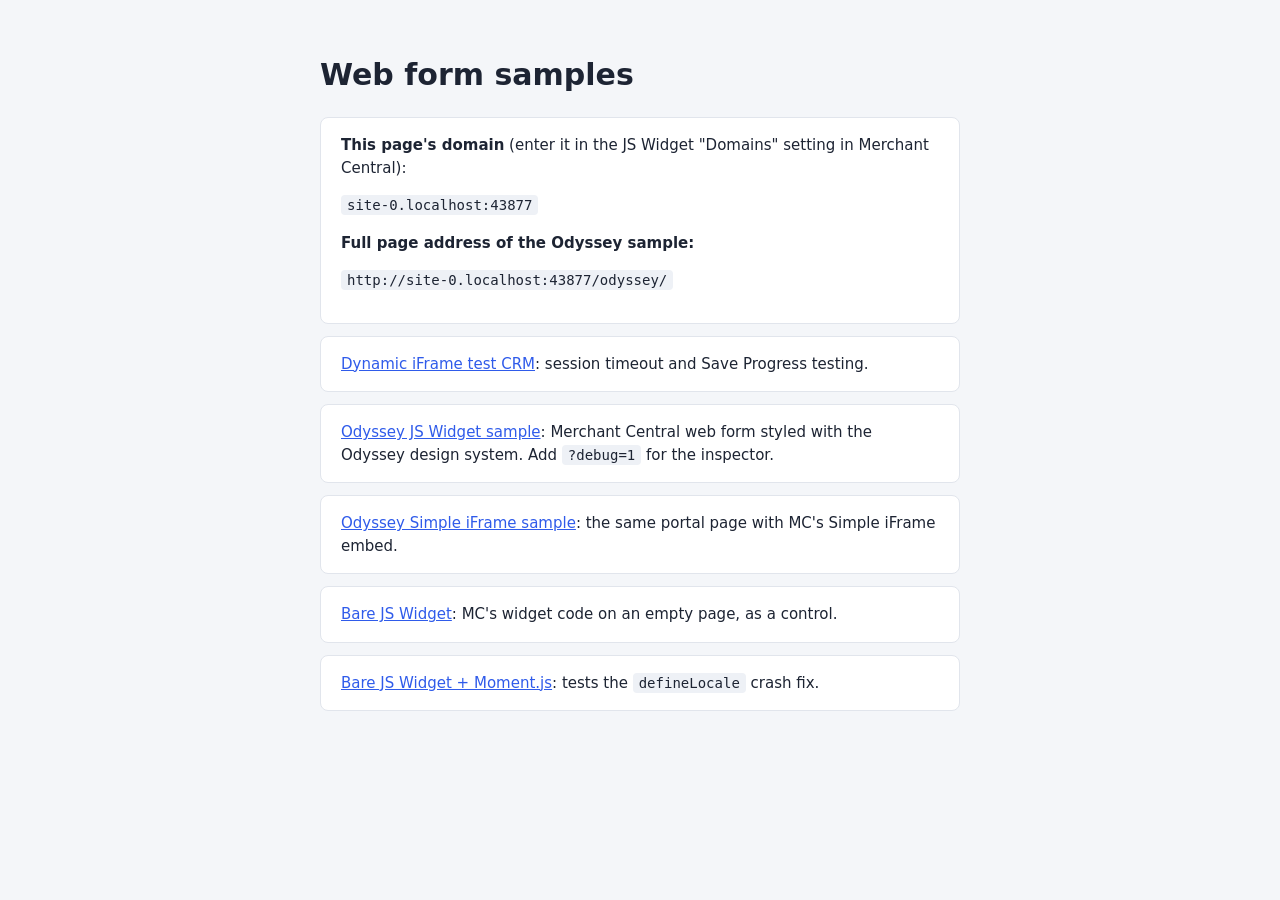
<file: index.html>
<!doctype html>
<html lang="en">
<head>
<meta charset="utf-8">
<meta name="viewport" content="width=device-width, initial-scale=1">
<title>Web form samples</title>
<style>
    body { margin: 0; padding: 32px 16px; font: 15px/1.5 system-ui, sans-serif; background: #f4f6f9; color: #1d2433; }
    main { max-width: 640px; margin: 0 auto; }
    .card { background: #fff; border: 1px solid #e1e5ec; border-radius: 8px; padding: 16px 20px; margin-bottom: 12px; }
    code { background: #eef1f6; padding: 2px 6px; border-radius: 4px; font-size: 14px; word-break: break-all; }
    a { color: #2f5bea; }
</style>
</head>
<body>
<main>
    <h1>Web form samples</h1>
    <div class="card">
        <b>This page's domain</b> (enter it in the JS Widget "Domains" setting in Merchant Central):
        <p><code id="host"></code></p>
        <b>Full page address of the Odyssey sample:</b>
        <p><code id="sample"></code></p>
    </div>
    <div class="card"><a href="harness/">Dynamic iFrame test CRM</a>: session timeout and Save Progress testing.</div>
    <div class="card"><a href="odyssey/">Odyssey JS Widget sample</a>: Merchant Central web form styled with the Odyssey design system. Add <code>?debug=1</code> for the inspector.</div>
    <div class="card"><a href="odyssey/iframe.html">Odyssey Simple iFrame sample</a>: the same portal page with MC's Simple iFrame embed.</div>
    <div class="card"><a href="odyssey/bare.html">Bare JS Widget</a>: MC's widget code on an empty page, as a control.</div>
    <div class="card"><a href="odyssey/bare-moment.html">Bare JS Widget + Moment.js</a>: tests the <code>defineLocale</code> crash fix.</div>
</main>
<script>
    document.getElementById('host').textContent = location.host;
    document.getElementById('sample').textContent = location.origin + '/odyssey/';
</script>
</body>
</html>
</file>
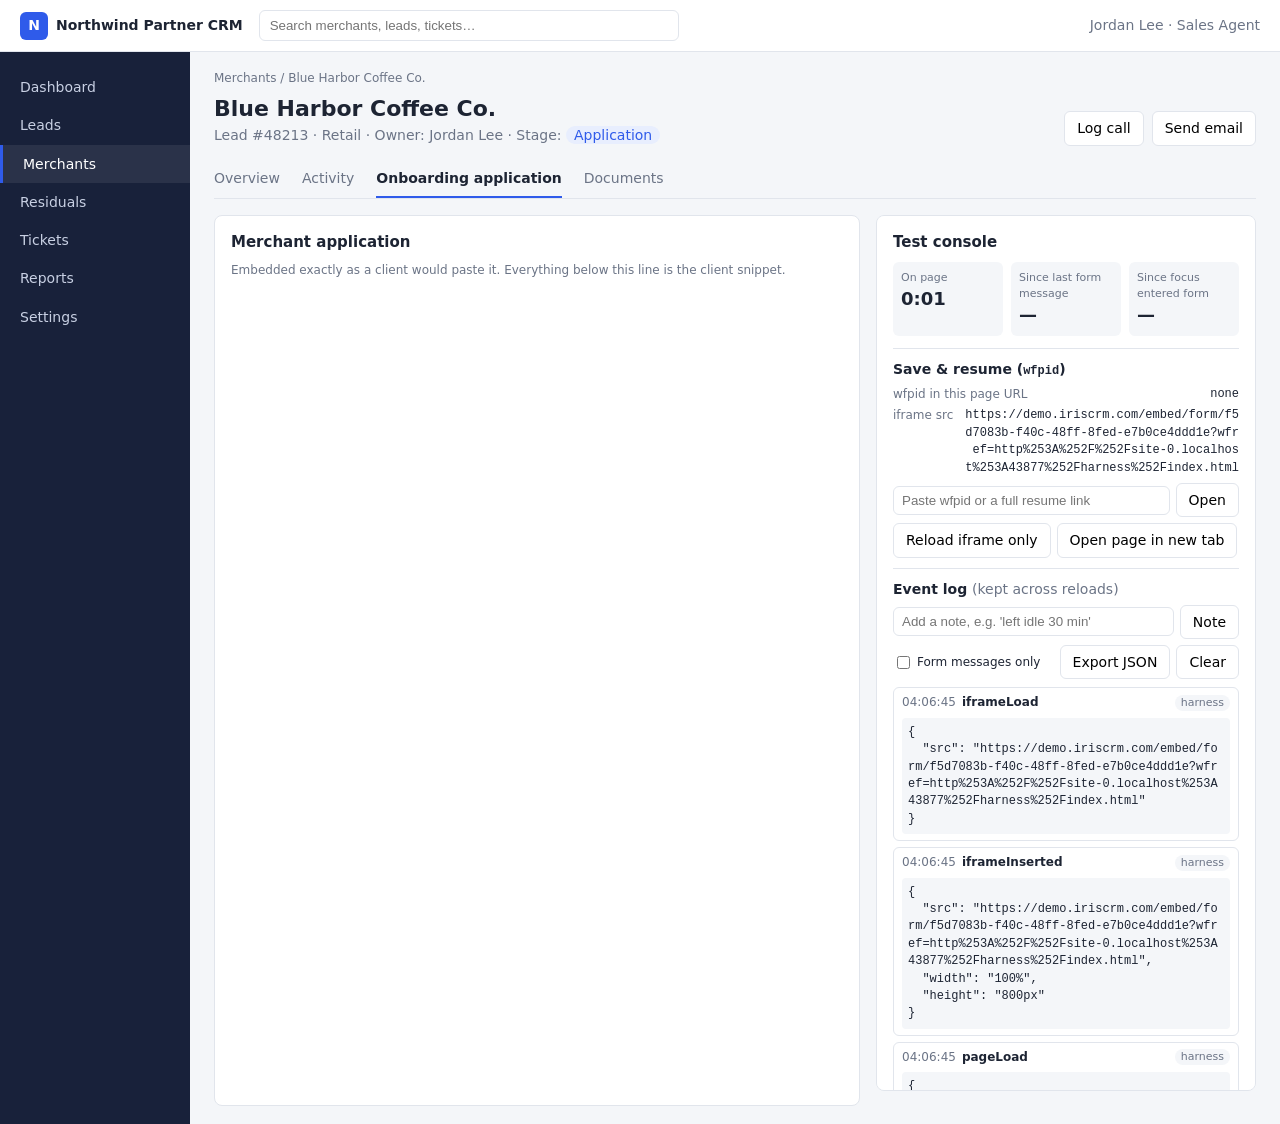
<file: harness/index.html>
<!doctype html>
<html lang="en">
<head>
<meta charset="utf-8">
<meta name="viewport" content="width=device-width, initial-scale=1">
<title>Northwind Partner CRM</title>
<link rel="stylesheet" href="crm.css">
<!-- Test observer: must load before the embed snippet. Not part of what a client would paste. -->
<script src="observer.js"></script>
</head>
<body>
<header class="topbar">
    <div class="brand"><span class="logo">N</span> Northwind Partner CRM</div>
    <input class="search" type="search" placeholder="Search merchants, leads, tickets…">
    <div class="user">Jordan Lee · Sales Agent</div>
</header>

<div class="shell">
    <nav class="sidebar">
        <a>Dashboard</a>
        <a>Leads</a>
        <a class="active">Merchants</a>
        <a>Residuals</a>
        <a>Tickets</a>
        <a>Reports</a>
        <a>Settings</a>
    </nav>

    <main class="content">
        <div class="crumbs">Merchants / Blue Harbor Coffee Co.</div>
        <div class="record-head">
            <div>
                <h1>Blue Harbor Coffee Co.</h1>
                <div class="meta">Lead #48213 · Retail · Owner: Jordan Lee · Stage: <span class="pill">Application</span></div>
            </div>
            <div class="actions"><button type="button">Log call</button><button type="button">Send email</button></div>
        </div>

        <div class="tabs">
            <span>Overview</span><span>Activity</span><span class="active">Onboarding application</span><span>Documents</span>
        </div>

        <div class="grid">
            <section class="card embed-card">
                <h2>Merchant application</h2>
                <p class="hint">Embedded exactly as a client would paste it. Everything below this line is the client snippet.</p>

                <!-- ===== BEGIN CLIENT EMBED SNIPPET (verbatim) ===== -->
                <script>
                    const events = {
                        onLoaded: ({ initialValues }) => console.log('onLoaded', { initialValues }),
                        beforeSubmit: (values, { form }) => console.log('beforeSubmit', { values, form }),
                        onSubmitted: (values, { form }) => console.log('onSubmitted', { values, form }),
                        onSubmitFailed: (msg, { values, form }) => console.log('onSubmitFailed', { msg, values, form }),
                        onESignFailed: (msg, { eSignType }) => console.log('onESignFailed', { msg, eSignType }),
                        onFormFinished: (values, { form, hasESign }) => console.log('onFormFinished', { values, form, hasESign })
                    };

                    (function (w,d,f,cf,et) {
                        const i = d.createElement('iframe'); cf.src = f; const p = new URLSearchParams(window.location.search).get("wfpid");
                        const su = new URL(cf.src); if (p) { su.searchParams.set("wfpid", p); }
                        su.searchParams.set("wfref", encodeURIComponent(window.location.href)); cf.src = su.toString()
                        Object.keys(cf).forEach(key => { i[key] = cf[key]; }); d.currentScript.parentNode.insertBefore(i, d.currentScript);
                        w.addEventListener('message', e => e.origin === (new URL(f)).origin && et[e.data.type]?.(...e.data.args));
                    }(window, document, 'https://demo.iriscrm.com/embed/form/f5d7083b-f40c-48ff-8fed-e7b0ce4ddd1e', { width: '100%', height: '800px' }, events));
                </script>
                <!-- ===== END CLIENT EMBED SNIPPET ===== -->
            </section>

            <aside class="card panel">
                <h2>Test console</h2>

                <div class="stats">
                    <div><label>On page</label><b id="t-page">0:00</b></div>
                    <div><label>Since last form message</label><b id="t-msg">—</b></div>
                    <div><label>Since focus entered form</label><b id="t-focus">—</b></div>
                </div>

                <div class="block">
                    <label>Save &amp; resume (<code>wfpid</code>)</label>
                    <div class="kv"><span>wfpid in this page URL</span><code id="cur-wfpid">none</code></div>
                    <div class="kv"><span>iframe src</span><code id="iframe-src" class="wrap">—</code></div>
                    <div class="row">
                        <input id="wfpid-input" placeholder="Paste wfpid or a full resume link">
                        <button type="button" id="wfpid-go">Open</button>
                    </div>
                    <div class="row">
                        <button type="button" id="reload-frame">Reload iframe only</button>
                        <button type="button" id="new-tab">Open page in new tab</button>
                    </div>
                </div>

                <div class="block">
                    <label>Event log <span class="muted">(kept across reloads)</span></label>
                    <div class="row">
                        <input id="note-input" placeholder="Add a note, e.g. 'left idle 30 min'">
                        <button type="button" id="note-add">Note</button>
                    </div>
                    <div class="row">
                        <label class="check"><input type="checkbox" id="only-form"> Form messages only</label>
                        <button type="button" id="export">Export JSON</button>
                        <button type="button" id="clear">Clear</button>
                    </div>
                    <ol id="log" class="log"></ol>
                </div>
            </aside>
        </div>
    </main>
</div>

<script src="console.js"></script>
</body>
</html>
</file>
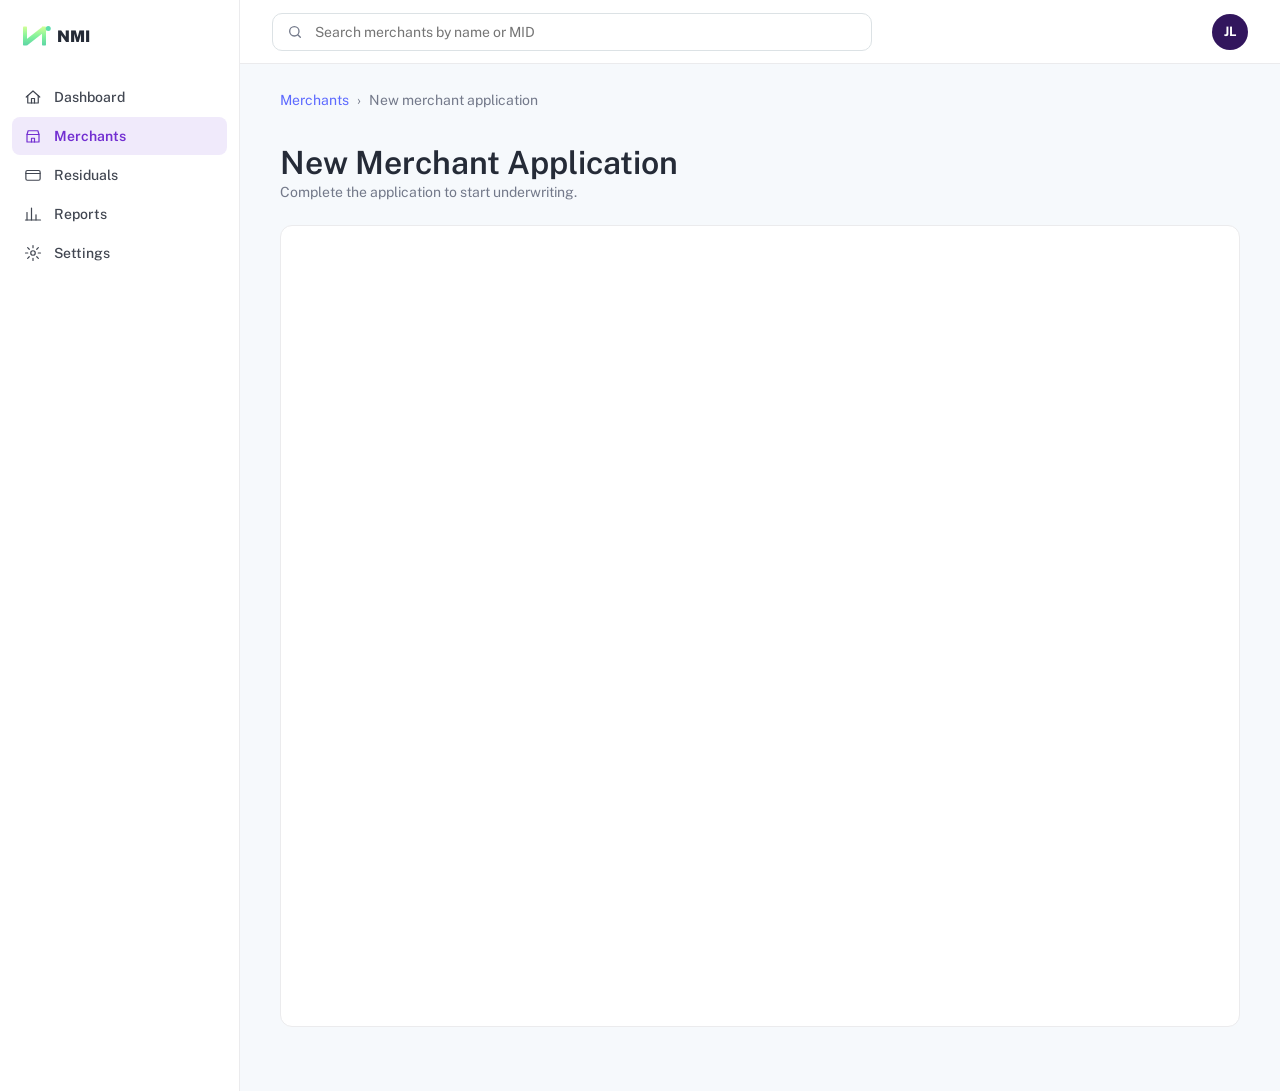
<file: odyssey/iframe.html>
<!doctype html>
<html lang="en">
<head>
<meta charset="utf-8">
<meta name="viewport" content="width=device-width, initial-scale=1">
<title>New Merchant Application (iFrame)</title>
<link rel="stylesheet" href="odyssey-tokens.css">
<link rel="stylesheet" href="portal.css">
</head>
<body>
<div class="portal-app">
<aside class="portal-sidebar">
    <div class="portal-side-logo">
        <!-- NMI logo from the Odyssey product UI kit -->
        <svg viewBox="0 0 166 56" aria-label="NMI">
            <defs>
                <linearGradient id="nmiSideGrad" x1="0" x2="0" y1="0" y2="1">
                    <stop offset="0%" stop-color="#D2FF97"/>
                    <stop offset="50%" stop-color="#85F39B"/>
                    <stop offset="100%" stop-color="#5CD5A5"/>
                </linearGradient>
            </defs>
            <rect x="6" y="9" width="8" height="38" rx="1.5" fill="url(#nmiSideGrad)"/>
            <rect x="44" y="9" width="8" height="38" rx="1.5" fill="url(#nmiSideGrad)"/>
            <path d="M 45.5 9.2 L 53 16.5 L 14 47 L 6.5 39.7 Z" fill="url(#nmiSideGrad)"/>
            <circle cx="56.5" cy="13" r="5" fill="#5CDDAD"/>
            <text x="74" y="40" font-family="Public Sans, system-ui, sans-serif" font-size="32" font-weight="900" fill="currentColor">NMI</text>
        </svg>
    </div>
    <nav class="portal-side-nav">
        <a class="portal-side-link" href="#"><svg viewBox="0 0 24 24" fill="none" stroke="currentColor" stroke-width="1.6" stroke-linecap="round" stroke-linejoin="round"><path d="M3 12L12 4L21 12"/><path d="M5 10v10h14V10"/><path d="M10 20v-6h4v6"/></svg>Dashboard</a>
        <a class="portal-side-link active" href="#"><svg viewBox="0 0 24 24" fill="none" stroke="currentColor" stroke-width="1.6" stroke-linecap="round" stroke-linejoin="round"><path d="M4 10l1.5-5h13L20 10"/><path d="M4 10h16v10H4z"/><path d="M10 20v-5h4v5"/></svg>Merchants</a>
        <a class="portal-side-link" href="#"><svg viewBox="0 0 24 24" fill="none" stroke="currentColor" stroke-width="1.6" stroke-linecap="round" stroke-linejoin="round"><rect x="2.5" y="6" width="19" height="13" rx="2"/><line x1="2.5" y1="10" x2="21.5" y2="10"/></svg>Residuals</a>
        <a class="portal-side-link" href="#"><svg viewBox="0 0 24 24" fill="none" stroke="currentColor" stroke-width="1.6" stroke-linecap="round" stroke-linejoin="round"><path d="M4 20V10"/><path d="M10 20V4"/><path d="M16 20v-7"/><path d="M22 20H2"/></svg>Reports</a>
        <a class="portal-side-link" href="#"><svg viewBox="0 0 24 24" fill="none" stroke="currentColor" stroke-width="1.6" stroke-linecap="round" stroke-linejoin="round"><circle cx="12" cy="12" r="3"/><path d="M12 2v3M12 19v3M2 12h3M19 12h3M4.9 4.9l2.1 2.1M17 17l2.1 2.1M4.9 19.1L7 17M17 7l2.1-2.1"/></svg>Settings</a>
    </nav>
</aside>

<div class="portal-main">
<header class="portal-topbar">
    <label class="portal-search">
        <svg viewBox="0 0 24 24" fill="none" stroke="currentColor" stroke-width="2" stroke-linecap="round"><circle cx="11" cy="11" r="7"/><path d="M20 20l-3.5-3.5"/></svg>
        <input type="search" placeholder="Search merchants by name or MID" aria-label="Search merchants">
    </label>
    <span class="portal-avatar" title="Jordan Lee">JL</span>
</header>

<main class="portal-page">
    <ol class="portal-breadcrumb" aria-label="Breadcrumb">
        <li><a href="#">Merchants</a></li>
        <li><span aria-current="page">New merchant application</span></li>
    </ol>
    <h1 class="portal-page-title">New Merchant Application</h1>
    <p class="portal-page-subtitle">Complete the application to start underwriting.</p>

    <section class="portal-card portal-card-flush">
        <!-- Merchant Central Simple iFrame, pasted as generated. The form's look inside
             the frame is controlled only by the form's styling settings in MC. -->
        <iframe src="https://demo.iriscrm.com/embed/form/e87a6b86-fca6-4016-9ca2-0ded48e3c5a6?wf-iframe=1" width="100%" 
              height="800px" frameborder="0" allowfullscreen style="position: fixed; opacity: 0" 
              onload="this.style.position='static'; this.style.opacity='1'"></iframe>
    </section>
</main>
</div>
</div>

</body>
</html>
</file>
<file: harness/crm.css>
:root {
    --bg: #f4f6f9; --panel: #fff; --ink: #1d2433; --muted: #6b7486; --line: #e1e5ec;
    --accent: #2f5bea; --side: #18213a; --side-ink: #c8d0e3;
    --ok: #1f8a4c; --warn: #b4530a; --bad: #c62828;
}
* { box-sizing: border-box; }
body { margin: 0; font: 14px/1.45 system-ui, -apple-system, "Segoe UI", sans-serif; background: var(--bg); color: var(--ink); }
.topbar { display: flex; align-items: center; gap: 16px; padding: 10px 20px; background: var(--panel); border-bottom: 1px solid var(--line); }
.brand { font-weight: 600; display: flex; align-items: center; gap: 8px; white-space: nowrap; }
.logo { display: inline-grid; place-items: center; width: 28px; height: 28px; border-radius: 6px; background: var(--accent); color: #fff; }
.search { flex: 1; max-width: 420px; padding: 7px 10px; border: 1px solid var(--line); border-radius: 6px; }
.user { margin-left: auto; color: var(--muted); white-space: nowrap; }
.shell { display: flex; min-height: calc(100vh - 49px); }
.sidebar { width: 190px; flex: none; background: var(--side); padding: 16px 0; }
.sidebar a { display: block; padding: 9px 20px; color: var(--side-ink); cursor: default; }
.sidebar a.active { background: rgba(255,255,255,.08); color: #fff; border-left: 3px solid var(--accent); }
.content { flex: 1; min-width: 0; padding: 18px 24px; }
.crumbs { color: var(--muted); font-size: 12px; }
.record-head { display: flex; justify-content: space-between; align-items: flex-end; gap: 12px; margin: 6px 0 14px; }
h1 { font-size: 22px; margin: 0; }
h2 { font-size: 15px; margin: 0 0 8px; }
.meta { color: var(--muted); }
.pill { background: #e8eefe; color: var(--accent); padding: 1px 8px; border-radius: 10px; }
button { font: inherit; padding: 6px 12px; border: 1px solid var(--line); background: var(--panel); border-radius: 6px; cursor: pointer; }
button:hover { border-color: var(--accent); }
.actions { display: flex; gap: 8px; }
.tabs { display: flex; gap: 22px; border-bottom: 1px solid var(--line); margin-bottom: 16px; }
.tabs span { padding: 8px 0; color: var(--muted); }
.tabs .active { color: var(--ink); border-bottom: 2px solid var(--accent); font-weight: 600; }
.grid { display: grid; grid-template-columns: minmax(0, 1fr) 380px; gap: 16px; align-items: start; }
.card { background: var(--panel); border: 1px solid var(--line); border-radius: 8px; padding: 16px; }
.hint { color: var(--muted); font-size: 12px; margin: 0 0 10px; }
.embed-card iframe { border: 0; display: block; }
.panel { position: sticky; top: 12px; max-height: calc(100vh - 24px); overflow: auto; }
.stats { display: grid; grid-template-columns: repeat(3, 1fr); gap: 8px; margin-bottom: 12px; }
.stats div { background: var(--bg); border-radius: 6px; padding: 8px; }
.stats label { display: block; font-size: 11px; color: var(--muted); }
.stats b { font-size: 18px; font-variant-numeric: tabular-nums; }
.block { border-top: 1px solid var(--line); padding-top: 10px; margin-top: 10px; }
.block > label { font-weight: 600; display: block; margin-bottom: 6px; }
.muted { color: var(--muted); font-weight: 400; }
.kv { display: flex; justify-content: space-between; gap: 8px; font-size: 12px; margin-bottom: 4px; }
.kv span { color: var(--muted); flex: none; }
code { font-size: 12px; }
.wrap { word-break: break-all; text-align: right; }
.row { display: flex; gap: 6px; margin: 6px 0; align-items: center; flex-wrap: wrap; }
.row input:not([type]) { flex: 1; min-width: 0; padding: 6px 8px; border: 1px solid var(--line); border-radius: 6px; }
.check { font-size: 12px; display: flex; align-items: center; gap: 4px; margin-right: auto; }
.log { list-style: none; padding: 0; margin: 8px 0 0; font-size: 12px; }
.log li { border: 1px solid var(--line); border-radius: 6px; padding: 6px 8px; margin-bottom: 6px; }
.log-head { display: flex; gap: 6px; align-items: center; }
.log time { color: var(--muted); font-variant-numeric: tabular-nums; }
.log pre { margin: 6px 0 0; max-height: 180px; overflow: auto; background: var(--bg); padding: 6px; border-radius: 4px; white-space: pre-wrap; word-break: break-all; }
.tag { margin-left: auto; font-size: 11px; padding: 0 6px; border-radius: 8px; background: var(--bg); color: var(--muted); }
.tag-known { background: #e3f4ea; color: var(--ok); }
.tag-unknown { background: #fde8e8; color: var(--bad); font-weight: 600; }
.tag-other { background: #fff1e0; color: var(--warn); }
.tag-note { background: #e8eefe; color: var(--accent); }
@media (max-width: 1100px) {
    .grid { grid-template-columns: 1fr; }
    .panel { position: static; max-height: none; }
    .sidebar { display: none; }
}
</file>
<file: odyssey/odyssey-tokens.css>
/* Copied unchanged from the NMI Odyssey Design System (project/tokens.css). Re-copy it rather than editing it here. */
/* NMI Odyssey Design System — generated from tokens.json */
:root, [data-theme="default"] {
  --nmi-payments-purple: #32165d;
  --nmi-gateway-green: #5cddad;
  --nmi-purple-700: #4105d2;
  --nmi-purple-600: #722ed1;
  --nmi-purple-500: #8a38f5;
  --nmi-purple-400: #bd8dff;
  --nmi-purple-200: #e4ccff;
  --nmi-purple-100: #e3dcef;
  --nmi-purple-deep: #1c083b;
  --nmi-green-100: #d2ff97;
  --nmi-green-300: #5cd5a5;
  --nmi-green-500: #5cddad;
  --nmi-green-700: #00d37d;
  --nmi-accent-cherry: #ff718c;
  --nmi-accent-dawning: #fdad15;
  --nmi-accent-glendale: #21aeff;
  --nmi-accent-cashmint: #00d37d;
  --nmi-accent-merchant: #4105d2;
  --nmi-accent-modular: #7cecf8;
  --nmi-accent-violet: #bd8dff;
  --nmi-accent-golden: #ffd66b;
  --nmi-white: #ffffff;
  --nmi-paper: #f6f9fc;
  --nmi-mist: #e3dcef;
  --nmi-ink: #0a0a14;
  --nmi-neutral-0: #ffffff;
  --nmi-neutral-50: #fcfcfc;
  --nmi-neutral-100: #f0f2f4;
  --nmi-neutral-200: #ebebed;
  --nmi-neutral-300: #dce2e5;
  --nmi-neutral-400: #b9b9b9;
  --nmi-neutral-500: #a4a7ae;
  --nmi-neutral-600: #4c5b67;
  --nmi-neutral-700: #414651;
  --nmi-neutral-800: #252b37;
  --nmi-neutral-900: #111417;
  --nmi-neutral-1000: #000000;
  --nmi-info: #00aaff;
  --nmi-info-bg: #cceeff;
  --nmi-info-soft: #dbeafe;
  --nmi-success: #00d37d;
  --nmi-success-bg: #dcfce7;
  --nmi-success-soft: #effbf7;
  --nmi-warning: #fdad15;
  --nmi-warning-bg: #ffe9b8;
  --nmi-error: #e84b4b;
  --nmi-error-bg: #fce2e2;
  --nmi-discovery: #722ed1;
  --nmi-discovery-bg: #e4ccff;
  --text-primary: var(--nmi-payments-purple);
  --text-bold: var(--nmi-purple-deep);
  --text-subtle: #4c5b67;
  --text-subtlest: #73798a;
  --text-disabled: #b9b9b9;
  --text-inverse: #ffffff;
  --text-link: #5d6aff;
  --text-error: #e84b4b;
  --text-success: #00a267;
  --text-warning: #b97000;
  --text-information: #006eb8;
  --text-discovery: #5b25a8;
  --text-default: var(--nmi-neutral-700);
  --status-success: var(--nmi-success);
  --status-success-soft: var(--nmi-success-bg);
  --status-warning: var(--nmi-warning);
  --status-warning-soft: var(--nmi-warning-bg);
  --status-error: var(--nmi-error);
  --status-error-soft: var(--nmi-error-bg);
  --status-info: var(--nmi-info);
  --status-info-soft: var(--nmi-info-bg);
  --status-discovery: var(--nmi-discovery);
  --status-discovery-soft: var(--nmi-discovery-bg);
  --neutral-0: var(--nmi-neutral-0);
  --neutral-50: var(--nmi-neutral-50);
  --neutral-100: var(--nmi-neutral-100);
  --neutral-200: var(--nmi-neutral-200);
  --neutral-300: var(--nmi-neutral-300);
  --neutral-400: var(--nmi-neutral-400);
  --neutral-500: var(--nmi-neutral-500);
  --neutral-600: var(--nmi-neutral-600);
  --neutral-700: var(--nmi-neutral-700);
  --neutral-800: var(--nmi-neutral-800);
  --neutral-900: var(--nmi-neutral-900);
  --neutral-1000: var(--nmi-neutral-1000);
  --bg-page: var(--nmi-paper);
  --bg-surface: #ffffff;
  --bg-sunken: #f8f8fa;
  --bg-brand-subtlest: #e4ccff;
  --bg-brand-bold: var(--nmi-purple-600);
  --bg-brand-boldest: var(--nmi-payments-purple);
  --bg-selected: #dbeafe;
  --bg-selected-bold: #722ed1;
  --border-subtle: #ebebed;
  --border-default: #dce2e5;
  --border-stronger: var(--border-default);
  --border-bold: #b9b9b9;
  --border-brand: var(--nmi-purple-600);
  --shadow-xs: 0px 1px 2px 0px rgba(16, 24, 40, 0.05);
  --shadow-sm: 0px 1px 3px 0px rgba(16, 24, 40, 0.08), 0px 1px 2px 0px rgba(16, 24, 40, 0.04);
  --shadow-md: 0px 4px 8px -2px rgba(16, 24, 40, 0.10), 0px 2px 4px -2px rgba(16, 24, 40, 0.06);
  --shadow-lg: 0px 12px 16px -4px rgba(16, 24, 40, 0.08), 0px 4px 6px -2px rgba(16, 24, 40, 0.03);
  --shadow-xl: 0px 20px 24px -4px rgba(16, 24, 40, 0.08), 0px 8px 8px -4px rgba(16, 24, 40, 0.03);
  --shadow-marketing: 0px 3px 30px 0px rgba(0, 0, 0, 0.16);
  --shadow-focus-ring: 0 0 0 3px rgba(114, 46, 209, 0.32);
}
:root {
  --space-0: 0px;
  --space-1: 2px;
  --space-2: 4px;
  --space-3: 8px;
  --space-4: 12px;
  --space-5: 16px;
  --space-6: 20px;
  --space-7: 24px;
  --space-8: 32px;
  --space-9: 40px;
  --space-10: 48px;
  --space-12: 64px;
  --space-14: 80px;
  --space-16: 96px;
  --space-20: 128px;
  --space-24: 160px;
  --radius-xs: 2px;
  --radius-sm: 4px;
  --radius-md: 8px;
  --radius-lg: 12px;
  --radius-xl: 16px;
  --radius-2xl: 20px;
  --radius-pill: 999px;
  --ease-out: cubic-bezier(0.22, 0.61, 0.36, 1);
  --ease-in-out: cubic-bezier(0.65, 0, 0.35, 1);
  --dur-fast: 120ms;
  --dur-base: 200ms;
  --dur-slow: 320ms;
  --tracking-tight: -0.03em;
  --tracking-normal: 0;
  --tracking-wide: 0.04em;
  --font-sans: "Public Sans", system-ui, -apple-system, "Segoe UI", Helvetica, Arial, sans-serif;
  --font-mono: ui-monospace, "SF Mono", Menlo, Consolas, monospace;
  --font-type-display-1: 700 62px/66px "Public Sans", system-ui, -apple-system, "Segoe UI", Helvetica, Arial, sans-serif;
  --font-type-display-2: 700 52px/56px "Public Sans", system-ui, -apple-system, "Segoe UI", Helvetica, Arial, sans-serif;
  --font-type-display-3: 700 50px/59px "Public Sans", system-ui, -apple-system, "Segoe UI", Helvetica, Arial, sans-serif;
  --font-type-display-4: 700 40px/46px "Public Sans", system-ui, -apple-system, "Segoe UI", Helvetica, Arial, sans-serif;
  --font-type-display-5: 700 26px/32px "Public Sans", system-ui, -apple-system, "Segoe UI", Helvetica, Arial, sans-serif;
  --font-type-display-6: 700 18px/24px "Public Sans", system-ui, -apple-system, "Segoe UI", Helvetica, Arial, sans-serif;
  --font-type-h1: 700 36px/44px "Public Sans", system-ui, -apple-system, "Segoe UI", Helvetica, Arial, sans-serif;
  --font-type-h2: 700 28px/36px "Public Sans", system-ui, -apple-system, "Segoe UI", Helvetica, Arial, sans-serif;
  --font-type-h3: 700 22px/28px "Public Sans", system-ui, -apple-system, "Segoe UI", Helvetica, Arial, sans-serif;
  --font-type-h4: 600 18px/24px "Public Sans", system-ui, -apple-system, "Segoe UI", Helvetica, Arial, sans-serif;
}
@font-face {
  font-family: "Public Sans";
  src: url("fonts/PublicSans-VariableFont_wght.ttf") format("truetype");
  font-weight: 100 900;
  font-style: normal;
  font-display: swap;
}
</file>
<file: odyssey/portal.css>
/*
 * Partner portal shell. The layout follows the Odyssey product UI kit
 * (sidebar + top bar + page). The page header follows the Confluence
 * "Design System Guidelines": breadcrumb, then title, then subtitle.
 */
* { box-sizing: border-box; }
html, body { margin: 0; }
html body {
    font-family: var(--font-sans);
    font-size: 14px;
    color: var(--neutral-800);
    background: var(--bg-page);
    -webkit-font-smoothing: antialiased;
}

.portal-app {
    display: grid; grid-template-columns: 240px minmax(0, 1fr); min-height: 100vh;
    /* Set here as well as on body: the widget's Bootstrap CSS overrides the body background. */
    background: var(--bg-page);
}

/* Sidebar */
.portal-sidebar {
    background: var(--bg-surface);
    border-right: 1px solid var(--border-subtle);
    padding: 22px 0 18px;
}
.portal-side-logo { padding: 0 20px 28px; }
.portal-side-logo svg { height: 28px; width: auto; display: block; color: var(--neutral-800); }
.portal-side-nav { display: flex; flex-direction: column; gap: 1px; padding: 0 var(--space-4); }
.portal-side-link {
    display: flex; align-items: center; gap: var(--space-4);
    padding: 10px var(--space-4);
    border-radius: var(--radius-md);
    font: 500 14px/1 var(--font-sans);
    color: var(--neutral-700);
    text-decoration: none;
}
.portal-side-link:hover { background: var(--neutral-100); }
.portal-side-link.active { background: #f0eafb; color: var(--nmi-purple-600); font-weight: 600; }
.portal-side-link svg { width: 18px; height: 18px; flex-shrink: 0; }

/* Top bar */
.portal-main { display: flex; flex-direction: column; min-width: 0; }
.portal-topbar {
    height: 64px; display: flex; align-items: center; gap: var(--space-5);
    padding: 0 var(--space-8);
    background: var(--bg-surface);
    border-bottom: 1px solid var(--border-subtle);
}
.portal-search {
    flex: 1; max-width: 600px;
    display: flex; align-items: center; gap: 10px;
    padding: 9px 14px;
    border: 1px solid var(--border-default); border-radius: 10px;
    color: var(--text-subtlest);
}
.portal-search svg { width: 16px; height: 16px; flex-shrink: 0; }
.portal-search input { flex: 1; min-width: 0; border: 0; outline: none; background: transparent; font: 400 14px/1 var(--font-sans); color: var(--neutral-800); }
.portal-avatar {
    margin-left: auto; width: 36px; height: 36px; border-radius: 50%;
    display: grid; place-items: center;
    background: var(--nmi-payments-purple); color: var(--text-inverse);
    font: 700 13px/1 var(--font-sans);
}

/* Page */
.portal-page { width: 100%; max-width: 1040px; padding: 0 var(--space-9) var(--space-12); }

/* Breadcrumb: chevron separators, parents are links, current page is neutral. */
.portal-breadcrumb {
    display: flex; align-items: center; gap: var(--space-3);
    height: 40px; margin: var(--space-5) 0 var(--space-7); padding: 0;
    list-style: none;
}
.portal-breadcrumb li + li::before { content: "\203A"; margin-right: var(--space-3); color: var(--text-subtlest); }
.portal-breadcrumb a { color: var(--text-link); text-decoration: none; }
.portal-breadcrumb a:hover { text-decoration: underline; }
.portal-breadcrumb [aria-current] { color: var(--text-subtlest); }

/* heading/level-05/semibold and subtitle/level-02/regular from the guidelines */
.portal-page-title { margin: 0; font: 600 32px/38.4px var(--font-sans); color: var(--neutral-800); }
.portal-page-subtitle { margin: var(--space-1) 0 var(--space-7); font: 400 14px/16.8px var(--font-sans); color: var(--text-subtlest); }

.portal-card {
    background: var(--bg-surface);
    border: 1px solid var(--border-subtle);
    border-radius: var(--radius-lg);
    padding: var(--space-7);
}

.portal-banner {
    display: none;
    margin-bottom: var(--space-5); padding: 14px 18px;
    border-radius: var(--radius-md);
    font-weight: 500;
}
.portal-banner.show { display: block; }
.portal-banner.success { background: var(--status-success-soft); color: var(--text-success); }
.portal-banner.error { background: var(--status-error-soft); color: var(--text-error); }

@media (max-width: 900px) {
    .portal-app { grid-template-columns: 1fr; }
    .portal-sidebar { display: none; }
    .portal-topbar { padding: 0 16px; }
    .portal-page { padding: 0 16px var(--space-10); }
    .portal-card { padding: var(--space-5); }
    .portal-page-title { font-size: 26px; line-height: 32px; }
}

/* Card holding an iframe: no inner padding, and clip the frame to the rounded corners. */
.portal-card-flush { padding: 0; overflow: hidden; }
.portal-card-flush iframe { display: block; }
</file>
